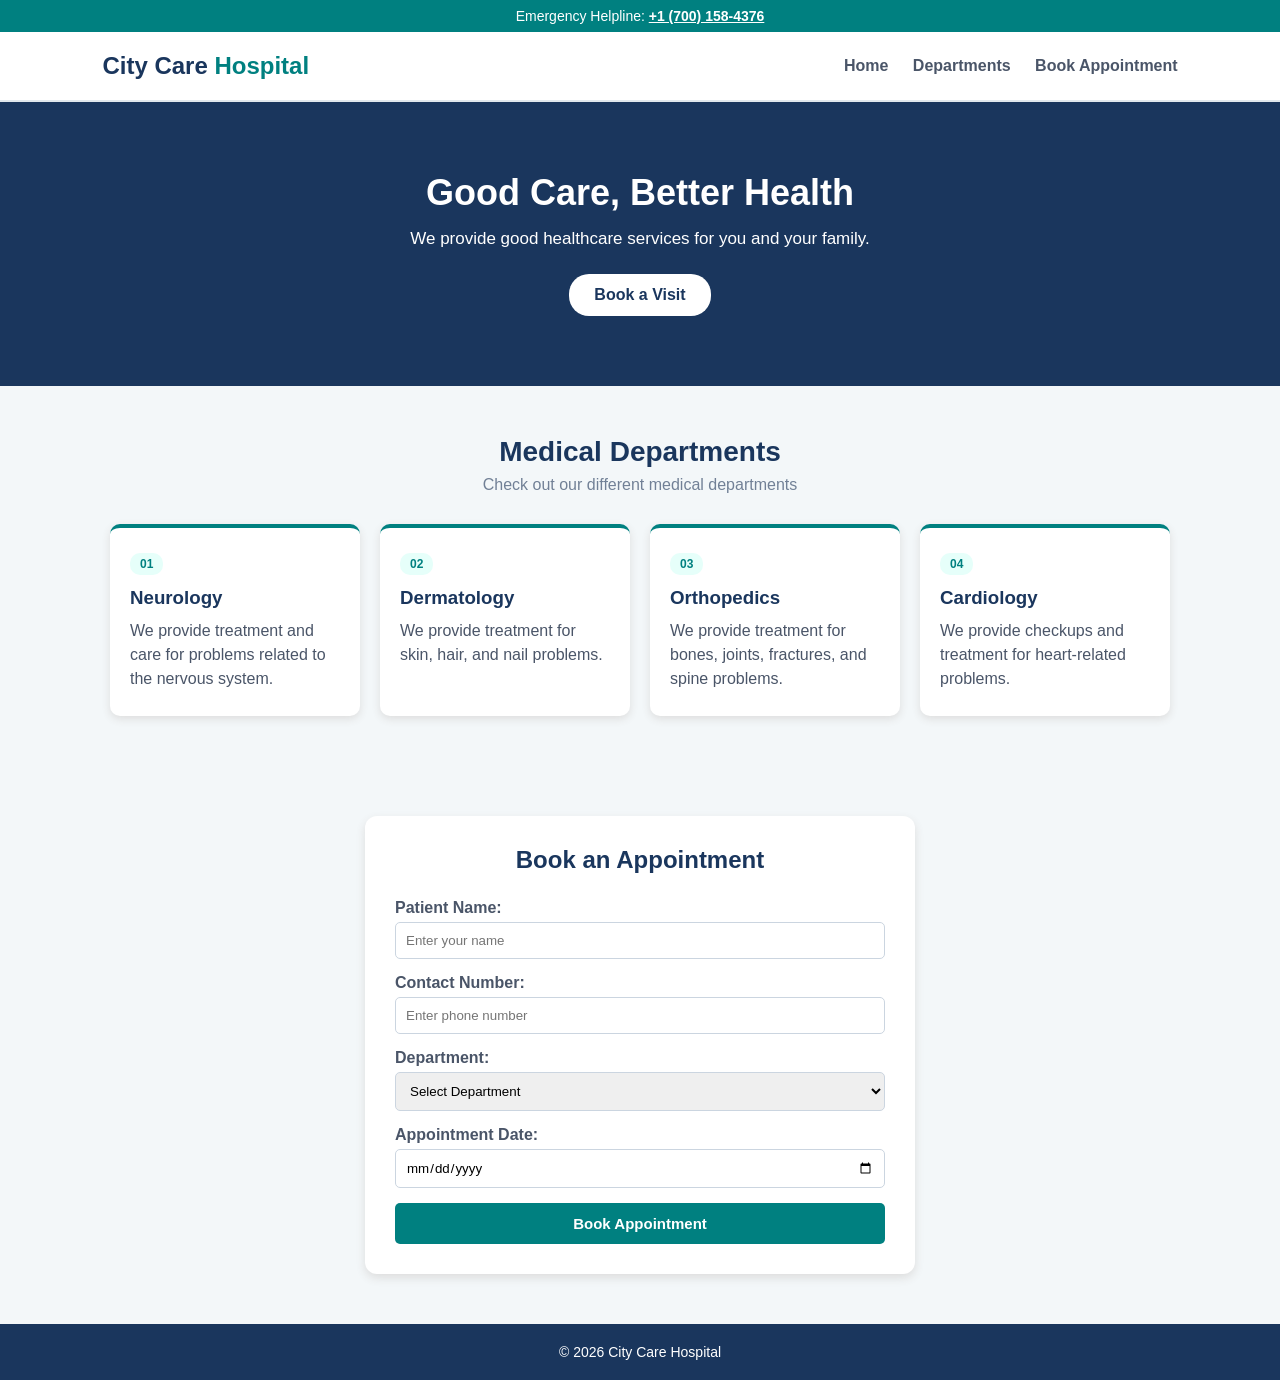
<file: index.html>
<!DOCTYPE html>
<html lang="en">
<head>
  <meta charset="UTF-8">
  <meta name="viewport" content="width=device-width, initial-scale=1.0">
  <title>City Care Hospital</title>
  <link rel="stylesheet" href="style.css">
</head>
<body>

  <div class="top-announcement">
    Emergency Helpline: <span>+1 (700) 158-4376</span>
  </div>

  <header class="site-header">
    <div class="brand">
      <h2>City Care <span>Hospital</span></h2>
    </div>

    <nav class="main-nav">
      <a href="#hero">Home</a>
      <a href="#departments">Departments</a>
      <a href="#book">Book Appointment</a>
    </nav>
  </header>

  <section id="hero" class="hero-container">
    <div class="hero-box">
      <h1>Good Care, Better Health</h1>
      <p>We provide good healthcare services for you and your family.</p>
      <a href="#book" class="hero-btn">Book a Visit</a>
    </div>
  </section>

  <section id="departments" class="dept-container">
    <div class="section-title">
      <h2>Medical Departments</h2>
      <p>Check out our different medical departments</p>
    </div>

    <div class="dept-grid">
      <div class="dept-card">
        <div class="badge">01</div>
        <h3>Neurology</h3>
        <p>We provide treatment and care for problems related to the nervous system.</p>
      </div>

      <div class="dept-card">
        <div class="badge">02</div>
        <h3>Dermatology</h3>
        <p>We provide treatment for skin, hair, and nail problems.</p>
      </div>

      <div class="dept-card">
        <div class="badge">03</div>
        <h3>Orthopedics</h3>
        <p>We provide treatment for bones, joints, fractures, and spine problems.</p>
      </div>

      <div class="dept-card">
        <div class="badge">04</div>
        <h3>Cardiology</h3>
        <p>We provide checkups and treatment for heart-related problems.</p>
      </div>
    </div>
  </section>

  <section id="book" class="booking-wrapper">
    <div class="booking-card">
      <h2>Book an Appointment</h2>

      <form class="booking-form">
        <div class="form-group">
          <label for="name">Patient Name:</label>
          <input type="text" id="name" placeholder="Enter your name" required>
        </div>

        <div class="form-group">
          <label for="phone">Contact Number:</label>
          <input type="tel" id="phone" placeholder="Enter phone number" required>
        </div>

        <div class="form-group">
          <label for="department">Department:</label>
          <select id="department" required>
            <option value="">Select Department</option>
            <option value="cardiology">Cardiology</option>
            <option value="neurology">Neurology</option>
            <option value="orthopedics">Orthopedics</option>
            <option value="dermatology">Dermatology</option>
          </select>
        </div>

        <div class="form-group">
          <label for="date">Appointment Date:</label>
          <input type="date" id="date" required>
        </div>

        <button type="submit" class="submit-btn">Book Appointment</button>
      </form>
    </div>
  </section>

  <footer class="site-footer">
    <p>&#169; 2026 City Care Hospital</p>
  </footer>

</body>
</html>
</file>
<file: style.css>
* {
  margin: 0;
  padding: 0;
  box-sizing: border-box;
  font-family: Arial, sans-serif;
}

body {
  background-color: #f3f7f9;
  color: #2c3e50;
}

.top-announcement {
  background-color: #008080;
  color: white;
  text-align: center;
  padding: 8px;
  font-size: 14px;
}

.top-announcement span {
  font-weight: bold;
  text-decoration: underline;
}

.site-header {
  background-color: white;
  padding: 20px 8%;
  display: flex;
  justify-content: space-between;
  align-items: center;
  border-bottom: 2px solid #e1e8ed;
}

.brand h2 {
  color: #1a365d;
  font-size: 24px;
}

.brand h2 span {
  color: #008080;
}

.main-nav a {
  margin-left: 20px;
  text-decoration: none;
  color: #4a5568;
  font-weight: bold;
}

.main-nav a:hover {
  color: #008080;
}

.hero-container {
  background-color: #1a365d;
  color: white;
  padding: 70px 20px;
  text-align: center;
}

.hero-box {
  max-width: 700px;
  margin: auto;
}

.hero-box h1 {
  font-size: 36px;
  margin-bottom: 15px;
}

.hero-box p {
  font-size: 17px;
  margin-bottom: 25px;
}

.hero-btn {
  display: inline-block;
  background-color: white;
  color: #1a365d;
  padding: 12px 25px;
  text-decoration: none;
  font-weight: bold;
  border-radius: 20px;
}

.hero-btn:hover {
  background-color: #e2e8f0;
}

.dept-container {
  padding: 50px 8%;
}

.section-title {
  text-align: center;
  margin-bottom: 30px;
}

.section-title h2 {
  color: #1a365d;
  font-size: 28px;
}

.section-title p {
  color: #718096;
  margin-top: 8px;
}

.dept-grid {
  display: flex;
  justify-content: center;
  flex-wrap: wrap;
  gap: 20px;
}

.dept-card {
  background-color: white;
  width: 250px;
  padding: 25px 20px;
  border-radius: 10px;
  border-top: 4px solid #008080;
  box-shadow: 0 3px 8px #ddd;
}

.badge {
  display: inline-block;
  background-color: #e6fffa;
  color: #008080;
  font-weight: bold;
  font-size: 12px;
  padding: 4px 10px;
  border-radius: 10px;
  margin-bottom: 12px;
}

.dept-card h3 {
  color: #1a365d;
  margin-bottom: 10px;
}

.dept-card p {
  color: #4a5568;
  line-height: 1.5;
}

.booking-wrapper {
  padding: 50px 20px;
  text-align: center;
}

.booking-card {
  background-color: white;
  width: 550px;
  max-width: 100%;
  margin: auto;
  padding: 30px;
  border-radius: 12px;
  box-shadow: 0 4px 10px #ddd;
}

.booking-card h2 {
  color: #1a365d;
  margin-bottom: 25px;
}

.booking-form {
  display: flex;
  flex-direction: column;
  gap: 15px;
}

.form-group {
  display: flex;
  flex-direction: column;
  text-align: left;
}

.form-group label {
  margin-bottom: 5px;
  font-weight: bold;
  color: #4a5568;
}

.form-group input,
.form-group select {
  padding: 10px;
  border: 1px solid #cbd5e0;
  border-radius: 5px;
  width: 100%;
}

.form-group input:focus,
.form-group select:focus {
  border-color: #008080;
}

.submit-btn {
  background-color: #008080;
  color: white;
  border: none;
  padding: 12px;
  font-size: 15px;
  font-weight: bold;
  border-radius: 5px;
  cursor: pointer;
  width: 100%;
}

.submit-btn:hover {
  background-color: #006666;
}

.site-footer {
  background-color: #1a365d;
  color: white;
  text-align: center;
  padding: 20px;
  font-size: 14px;
}
</file>
